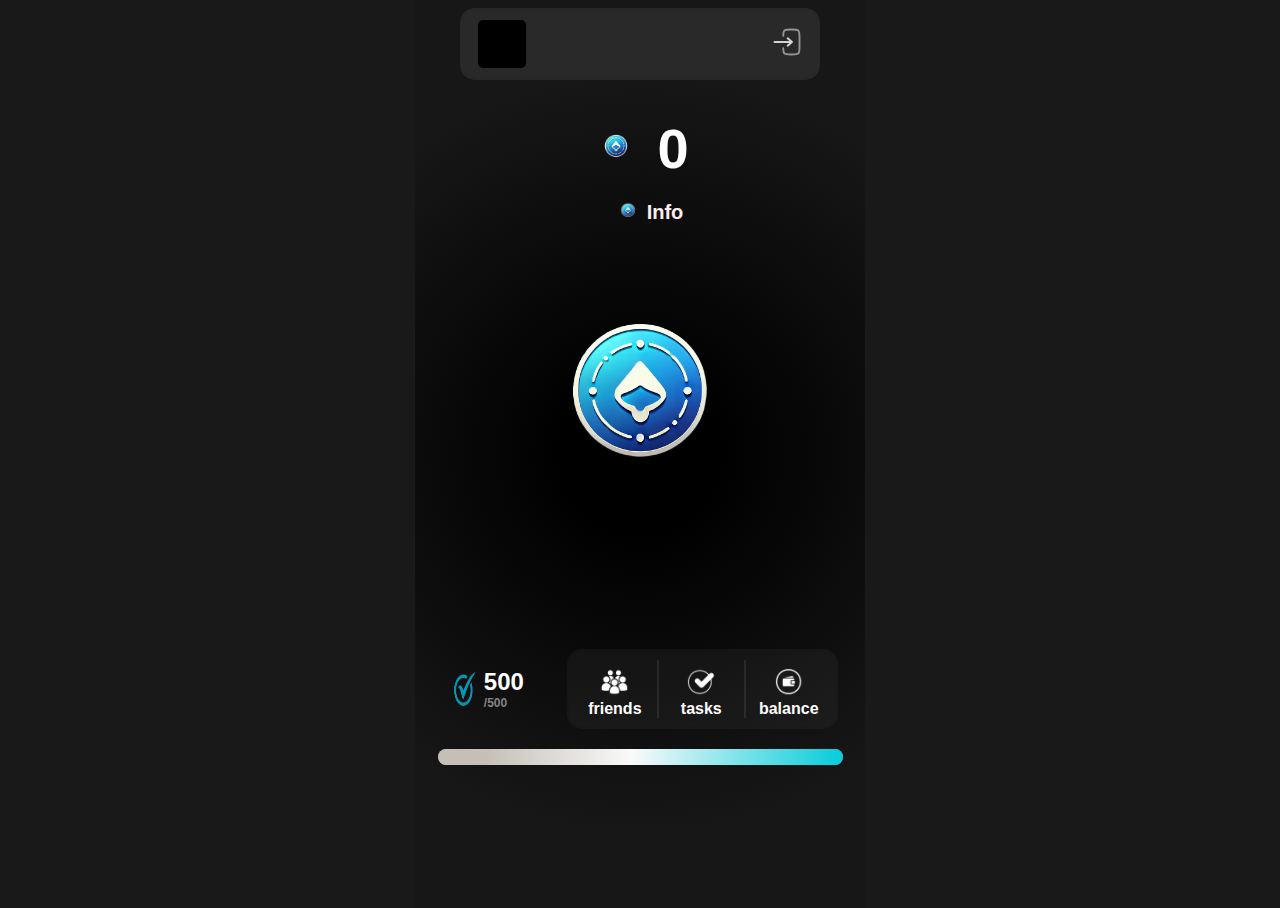
<file: apple/info/index.html>
<!DOCTYPE html>
<html lang="en">
<head>
    <meta charset="UTF-8">
    <meta name="viewport" content="width=device-width, initial-scale=1.0">
    <title>Save coin</title>
    <link rel="stylesheet" href="./assets/css/style.css">
    <link rel="stylesheet" href="./assets/css/responsive.css">
    <meta name="theme-color" content="#f19e36" />
    <link rel="stylesheet" href="https://cdnjs.cloudflare.com/ajax/libs/font-awesome/6.5.1/css/all.min.css">
    <link rel="icon" type="image/x-icon" href="./assets/favicon/favicon.ico">

</head>
<body>

    
    <div class="squad-container">
        <div class="login">
            <div class="login-detail">
                <div class="profile">
                    <span></span>
                </div>

                <div class="user-data">
                    <span class="name"></span>
                    <span class="user-rank"></span>
                </div>
            </div>

            <div>
                <a href="login.html">
                    <svg width="30px" height="30px" viewBox="0 0 24 24" fill="none" xmlns="http://www.w3.org/2000/svg">
                        <path opacity="0.8" d="M2.00098 11.999L16.001 11.999M16.001 11.999L12.501 8.99902M16.001 11.999L12.501 14.999" stroke="#ffffff" stroke-width="1.5" stroke-linecap="round" stroke-linejoin="round"/>
                        <path opacity="0.5" d="M9.00195 7C9.01406 4.82497 9.11051 3.64706 9.87889 2.87868C10.7576 2 12.1718 2 15.0002 2L16.0002 2C18.8286 2 20.2429 2 21.1215 2.87868C22.0002 3.75736 22.0002 5.17157 22.0002 8L22.0002 16C22.0002 18.8284 22.0002 20.2426 21.1215 21.1213C20.2429 22 18.8286 22 16.0002 22H15.0002C12.1718 22 10.7576 22 9.87889 21.1213C9.11051 20.3529 9.01406 19.175 9.00195 17" stroke="#ffffff" stroke-width="1.5" stroke-linecap="round"/>
                    </svg>
                </a>
            </div>
        </div>
    </div>

    <div class="coin-count-container">
        <img src="./assets/images/logo.png" width="45px">
        <h1 class="select-none"></h1>
    </div>

    <div class="rank-container">
        <div class="rank-items">
            <h3 class="select-none"></h3>
            <span></span>
            <img src="./assets/images/hamster.png" class="select-none" width="30px">
            <span id="rank" class="select-none">Info</span>
        </div>
    </div>
    
    <div class="coin-container">
     
        <img src="./assets/images/hamster.png" id="coin" class="select-none" width="300px" />
    </div>
<br><br><br>
    <div class="menu-container">
        <div class="power">
            <img src="./assets/images/28.png" width="40px">
            <div class="power-count">
                <span id="power" class="select-none">0</span>
                <span class="gray select-none" id="total">/0</span>
            </div>
        </div>

        <div class="menu-bottuns">
            <a href="frens.html" class="button b-r">
                <img src="./assets/images/1.png" alt="" width="28px">
                <span class="select-none">friends</span>
            </a>
            <a href="task.html" class="button b-r">
                <img src="./assets/images/2.png" alt="" width="28px">
                <span class="select-none">tasks</span>
            </a>
            <a href="boost.html" class="button">
                <img src="./assets/images/3.png" alt="" width="28px">
                <span class="select-none">balance</span>
            </a>
        </div>
    </div>

    <div class="progress-bar">
        <div class="progress"></div>
    </div>


    <script src="./assets/js/main.js"></script>
</body>
</html>
</file>
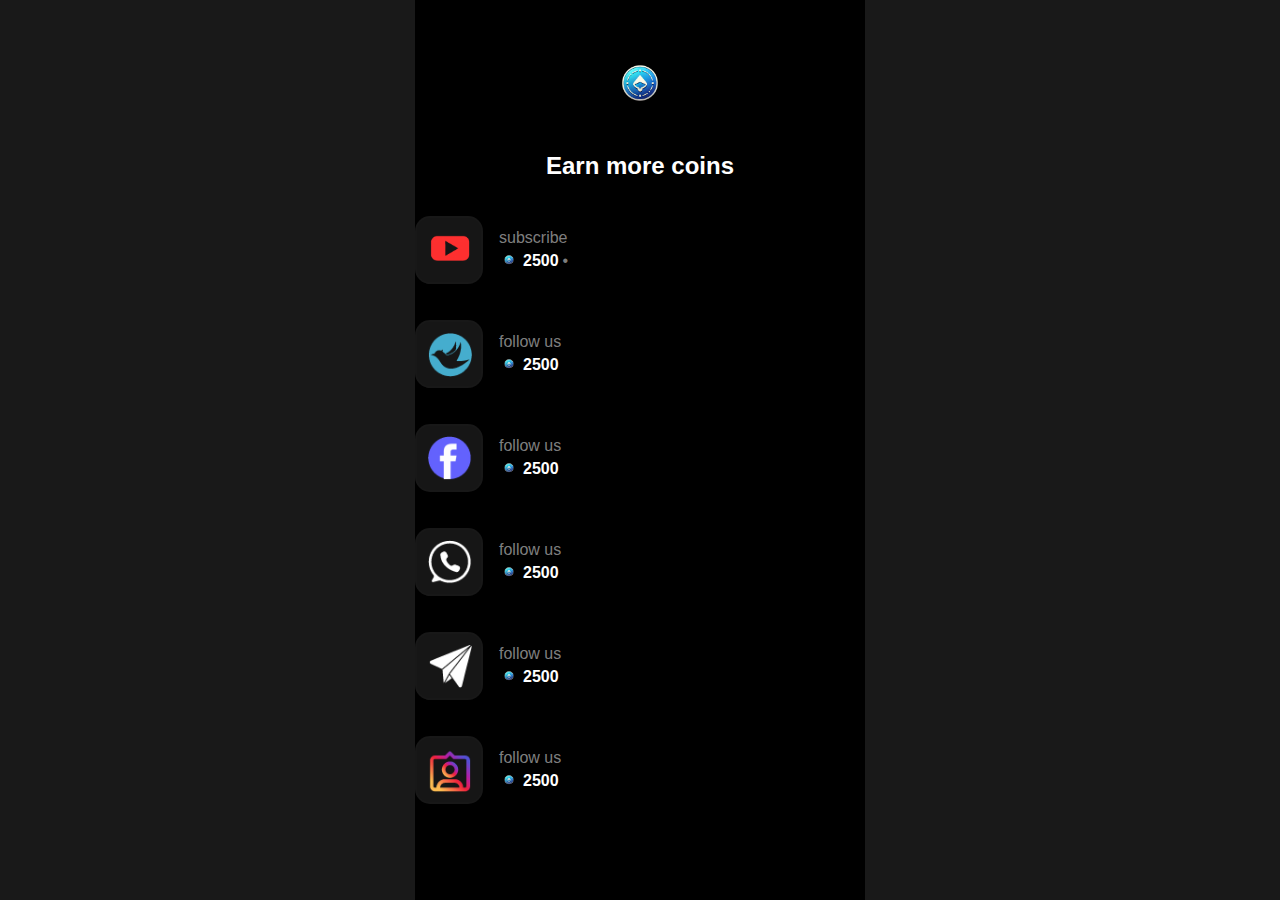
<file: apple/info/earn.html>
<!DOCTYPE html>
<html lang="en">
<head>
    <meta charset="UTF-8">
    <meta name="viewport" content="width=device-width, initial-scale=1.0">
    <title>Earn</title>
    <link rel="stylesheet" href="./assets/css/style.css">
    <link rel="stylesheet" href="./assets/css/responsive.css">
    <meta name="theme-color" content="#f19e36" />

    <link rel="icon" type="image/x-icon" href="./assets/favicon/favicon.ico">
</head>
<body class="earn">

    <div class="haeder">
        <a href="index.html">
            <png width="25px" height="25px" viewBox="0 0 24 24" fill="none" xmlns="http://www.w3.org/2000/png">
                <path d="M22 11.9299H2" stroke="#ffffff" stroke-width="1.5" stroke-linecap="round" stroke-linejoin="round"/>
                <path d="M8.00009 19L2.84009 14C2.5677 13.7429 2.35071 13.433 2.20239 13.0891C2.05407 12.7452 1.97754 12.3745 1.97754 12C1.97754 11.6255 2.05407 11.2548 2.20239 10.9109C2.35071 10.567 2.5677 10.2571 2.84009 10L8.00009 5" stroke="#ffffff" stroke-width="1.5" stroke-linecap="round" stroke-linejoin="round"/>
            </png>
        </a>
        
    </div>

    <div class="earn-more">
        <img src="./assets/images/logo.png" width="80px">
        <h3>Earn more coins</h3>
    </div>
    <br> <br>

    <div class="boosters-button">

        <div class="boosters-button-detail">
            <div class="boosters-button-image">
                <img src="./assets/images/you.gif" width="45px">
            </div>
            <div>
                <div>
                    <h4>subscribe</h4>
                </div>
                <div class="boosters-button-data">
                    <img src="./assets/images/logo.png" width="20px" class="m-r-25">
                    <h5 class="m-r-25">2500</h5>
                    <span class="m-r-25">•</span>
                    
                </div>
            </div>
        </div>

        <div>
            <a href="https://youtube.com/@html-hero?si=iCMCmyo6Twil2okd"><png width="30px" height="30px" viewBox="0 0 24 24" fill="none" xmlns="http://www.w3.org/2000/png">
                <path d="M9 5L14.15 10C14.4237 10.2563 14.6419 10.5659 14.791 10.9099C14.9402 11.2539 15.0171 11.625 15.0171 12C15.0171 12.375 14.9402 12.7458 14.791 13.0898C14.6419 13.4339 14.4237 13.7437 14.15 14L9 19" stroke="#ffffff" opacity="0.4" stroke-width="1.5" stroke-linecap="round" stroke-linejoin="round"/>
            </png></a>
        </div>


    </div>
</div>
<br> <br>
<div class="boosters-button">

    <div class="boosters-button-detail">
        <div class="boosters-button-image">
            <img src="./assets/images/1.gif" width="45px">
        </div>
        <div>
            <div>
                <h4>follow us</h4>
            </div>
            <div class="boosters-button-data">
                <img src="./assets/images/logo.png" width="20px" class="m-r-25">
                <h5 class="m-r-25">2500</h5>
               
              
            </div>
        </div>
    </div>

    <div>
       <a href="https://youtube.com/@html-hero?si=iCMCmyo6Twil2okd"><png width="30px" height="30px" viewBox="0 0 24 24" fill="none" xmlns="http://www.w3.org/2000/png">
            <path d="M9 5L14.15 10C14.4237 10.2563 14.6419 10.5659 14.791 10.9099C14.9402 11.2539 15.0171 11.625 15.0171 12C15.0171 12.375 14.9402 12.7458 14.791 13.0898C14.6419 13.4339 14.4237 13.7437 14.15 14L9 19" stroke="#ffffff" opacity="0.4" stroke-width="1.5" stroke-linecap="round" stroke-linejoin="round"/>
        </png></a> 
    </div>


</div>
</div>
<br> <br>
<div class="boosters-button">

    <div class="boosters-button-detail">
        <div class="boosters-button-image">
            <img src="./assets/images/2.gif" width="45px">
        </div>
        <div>
            <div>
                <h4>follow us</h4>
            </div>
            <div class="boosters-button-data">
                <img src="./assets/images/logo.png" width="20px" class="m-r-25">
                <h5 class="m-r-25">2500</h5>
               
            </div>
        </div>
    </div>

    <div>
        <a href="https://youtube.com/@html-hero?si=iCMCmyo6Twil2okd"><png width="30px" height="30px" viewBox="0 0 24 24" fill="none" xmlns="http://www.w3.org/2000/png">
            <path d="M9 5L14.15 10C14.4237 10.2563 14.6419 10.5659 14.791 10.9099C14.9402 11.2539 15.0171 11.625 15.0171 12C15.0171 12.375 14.9402 12.7458 14.791 13.0898C14.6419 13.4339 14.4237 13.7437 14.15 14L9 19" stroke="#ffffff" opacity="0.4" stroke-width="1.5" stroke-linecap="round" stroke-linejoin="round"/>
        </png></a>
    </div>


</div>
</div>
<br> <br>
<div class="boosters-button">

    <div class="boosters-button-detail">
        <div class="boosters-button-image">
            <img src="./assets/images/3.gif" width="45px">
        </div>
        <div>
            <div>
                <h4>follow us</h4>
            </div>
            <div class="boosters-button-data">
                <img src="./assets/images/logo.png" width="20px" class="m-r-25">
                <h5 class="m-r-25">2500</h5>
              
            </div>
        </div>
    </div>

    <div>
        <a href="https://youtube.com/@html-hero?si=iCMCmyo6Twil2okd"><png width="30px" height="30px" viewBox="0 0 24 24" fill="none" xmlns="http://www.w3.org/2000/png">
            <path d="M9 5L14.15 10C14.4237 10.2563 14.6419 10.5659 14.791 10.9099C14.9402 11.2539 15.0171 11.625 15.0171 12C15.0171 12.375 14.9402 12.7458 14.791 13.0898C14.6419 13.4339 14.4237 13.7437 14.15 14L9 19" stroke="#ffffff" opacity="0.4" stroke-width="1.5" stroke-linecap="round" stroke-linejoin="round"/>
        </png></a>
    </div>


</div>
</div>
<br> <br>
<div class="boosters-button">

    <div class="boosters-button-detail">
        <div class="boosters-button-image">
            <img src="./assets/images/4.gif" width="45px">
        </div>
        <div>
            <div>
                <h4>follow us</h4>
            </div>
            <div class="boosters-button-data">
                <img src="./assets/images/logo.png" width="20px" class="m-r-25">
                <h5 class="m-r-25">2500</h5>
                
            </div>
        </div>
    </div>

    <div>
        <a href="https://youtube.com/@html-hero?si=iCMCmyo6Twil2okd"><png width="30px" height="30px" viewBox="0 0 24 24" fill="none" xmlns="http://www.w3.org/2000/png">
            <path d="M9 5L14.15 10C14.4237 10.2563 14.6419 10.5659 14.791 10.9099C14.9402 11.2539 15.0171 11.625 15.0171 12C15.0171 12.375 14.9402 12.7458 14.791 13.0898C14.6419 13.4339 14.4237 13.7437 14.15 14L9 19" stroke="#ffffff" opacity="0.4" stroke-width="1.5" stroke-linecap="round" stroke-linejoin="round"/>
        </png></a>
    </div>


</div>
</div>
<br> <br>
<div class="boosters-button">

    <div class="boosters-button-detail">
        <div class="boosters-button-image">
            <img src="./assets/images/5.gif" width="45px">
        </div>
        <div>
            <div>
                <h4>follow us</h4>
            </div>
            <div class="boosters-button-data">
                <img src="./assets/images/logo.png" width="20px" class="m-r-25">
                <h5 class="m-r-25">2500</h5>
                
            </div>
        </div>
    </div>

    <div>
        <a href="https://youtube.com/@html-hero?si=iCMCmyo6Twil2okd"><png width="30px" height="30px" viewBox="0 0 24 24" fill="none" xmlns="http://www.w3.org/2000/png">
            <path d="M9 5L14.15 10C14.4237 10.2563 14.6419 10.5659 14.791 10.9099C14.9402 11.2539 15.0171 11.625 15.0171 12C15.0171 12.375 14.9402 12.7458 14.791 13.0898C14.6419 13.4339 14.4237 13.7437 14.15 14L9 19" stroke="#ffffff" opacity="0.4" stroke-width="1.5" stroke-linecap="round" stroke-linejoin="round"/>
        </png></a>
    </div>


</div>
</div>

    <div class="invite-bonus-box">
        
    </div>
    
    <script src="./assets/js/charge.js"></script>
</body>
</html>
</file>
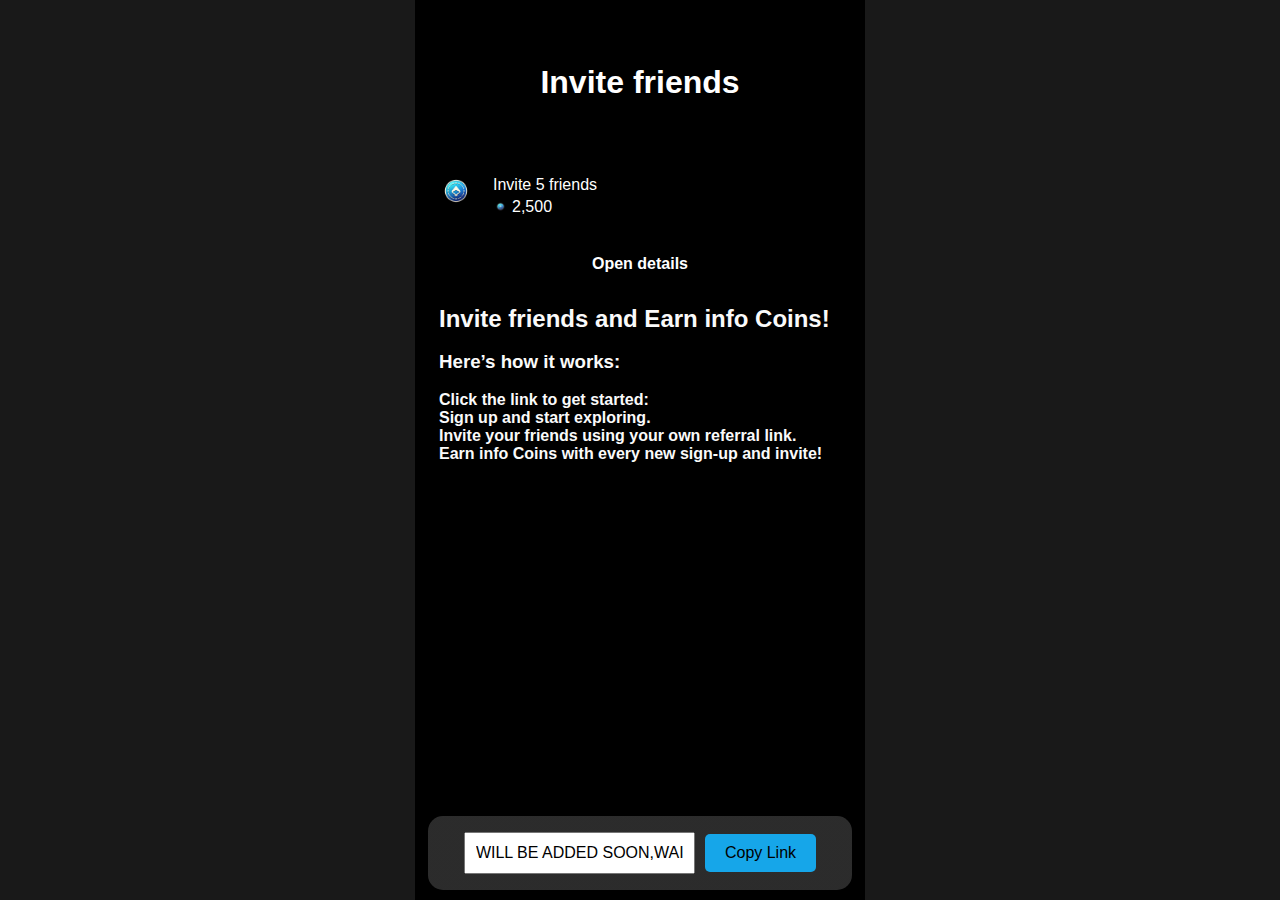
<file: apple/info/frens.html>
<!DOCTYPE html>
<html lang="en">
<head>
    <meta charset="UTF-8">
    <meta name="viewport" content="width=device-width, initial-scale=1.0">
    <title> - Frens</title>

    <link rel="stylesheet" href="./assets/css/style.css">
    <link rel="stylesheet" href="./assets/css/responsive.css">
    <meta name="theme-color" content="#f19e36" />

    <link rel="icon" type="image/x-icon" href="./assets/favicon/favicon.ico">
</head>
<body class="frens">
    
    <div class="haeder">
        <a href="index.html">
            <png width="25px" height="25px" viewBox="0 0 24 24" fill="none" xmlns="http://www.w3.org/2000/png">
                <path d="M22 11.9299H2" stroke="#ffffff" stroke-width="1.5" stroke-linecap="round" stroke-linejoin="round"/>
                <path d="M8.00009 19L2.84009 14C2.5677 13.7429 2.35071 13.433 2.20239 13.0891C2.05407 12.7452 1.97754 12.3745 1.97754 12C1.97754 11.6255 2.05407 11.2548 2.20239 10.9109C2.35071 10.567 2.5677 10.2571 2.84009 10L8.00009 5" stroke="#ffffff" stroke-width="1.5" stroke-linecap="round" stroke-linejoin="round"/>
            </png>
        </a>
    </div>

    <div class="frens-main">

        <div class="frens-count">
            <span>Invite friends </span>
        </div>

        

            

            
        </div>
    </div>


    

        <div class="frens-help-box">
            <div class="frens-help-content">
                <div class="frens-help-image">
                    <img src="./assets/images/logo.png" width="50px">
                </div>
                <div class="fren-help-text">
                    <h5>Invite 5 friends </h5>
                    <div>
                        <img src="./assets/images/logo.png" width="15px">
                        <span>2,500</span>
                       
                    </div>
                </div>
            </div>

            <div class="frens-open-detail">
                <a href="guid.html">Open details</a>
            </div>
        </div>
    </div>
    <div class="frens-help">
        <div class="frens-help-title">
            <h2>Invite friends and Earn info Coins! </h2><br>
            <h3>Here’s how it works:</h3><br>
            <span>Click the link to get started:</span><br>
                <span>  Sign up and start exploring.</span><br>
                    <span> Invite your friends using your own referral link.</span><br>
                        <span> Earn info Coins with every new sign-up and invite!</span><br>
        </div>
 <div class="frens-invite">
        <div class="frens-invite-button">
            <input type="text" value="WILL BE ADDED SOON,WAIT TILL THEN" id="link" readonly>
            <button id="copyButton">Copy Link</button>
        </div>
    </div>
 
   <script src="./assets/js/js.js"></script>
    <script src="./assets/js/charge.js"></script>

</body>
</html>
</file>
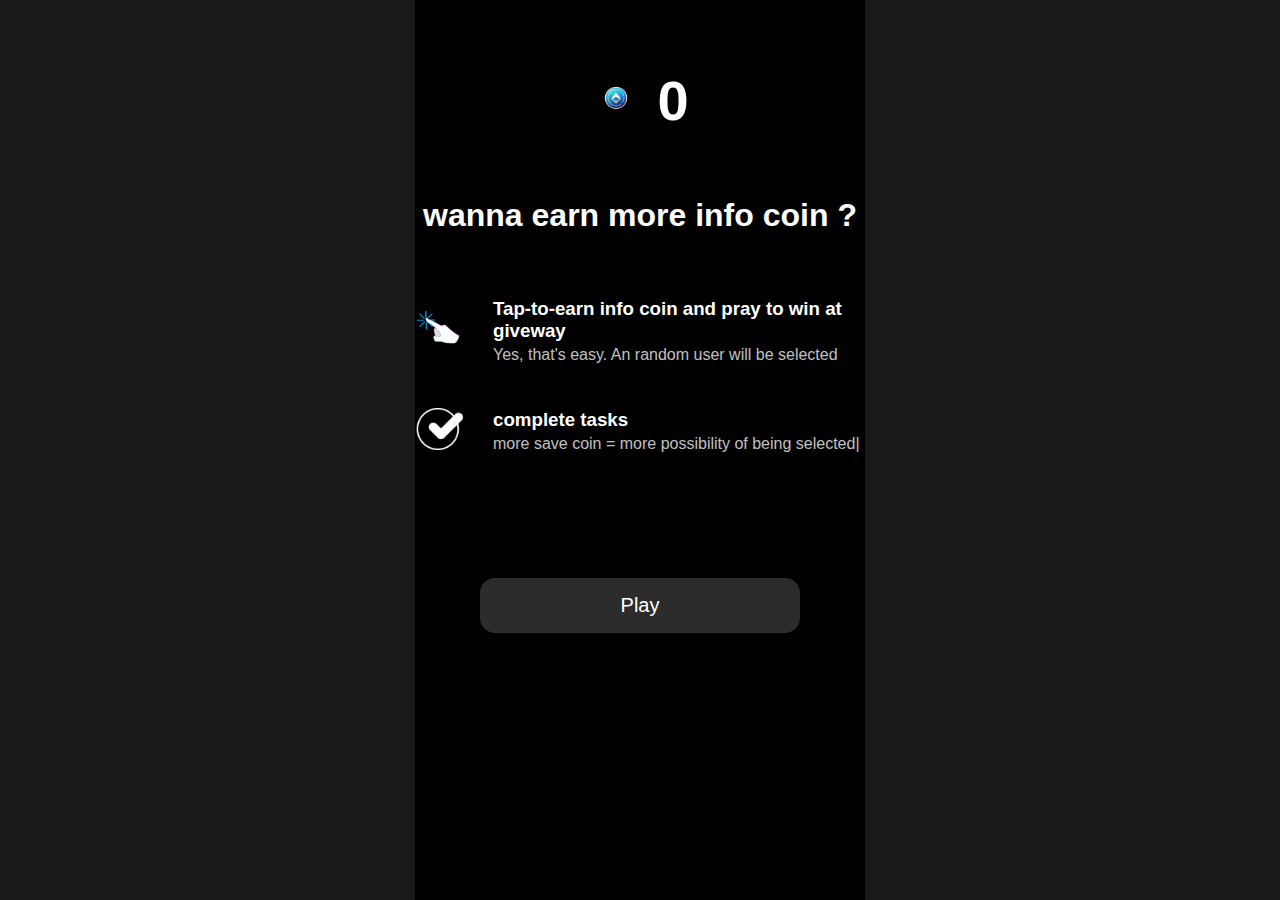
<file: apple/info/guid.html>
<!DOCTYPE html>
<html lang="en">
<head>
    <meta charset="UTF-8">
    <meta name="viewport" content="width=device-width, initial-scale=1.0">
    <title>Document</title>

    <link rel="stylesheet" href="./assets/css/style.css">
    <link rel="stylesheet" href="./assets/css/responsive.css">

    <link rel="icon" type="image/x-icon" href="./assets/favicon/favicon.ico">
    <link rel="icon" type="image/png" href="./assets/favicon/favicon-16x16.png" sizes="16x16">
    <link rel="icon" type="image/png" href="./assets/favicon/favicon-32x32.png" sizes="32x32">
    <link rel="info-touch-icon" href="./assets/favicon/info-touch-icon.png">
    <link rel="android-chrome-192x192" href="./assets/favicon/android-chrome-192x192.png" sizes="192x192">
    <link rel="android-chrome-512x512" href="./assets/favicon/android-chrome-512x512.png" sizes="512x512">
</head>
<body class="guid">

    <div class="haeder">
        <a href="index.html">
            <png width="25px" height="25px" viewBox="0 0 24 24" fill="none" xmlns="http://www.w3.org/2000/png">
                <path d="M22 11.9299H2" stroke="#ffffff" stroke-width="1.5" stroke-linecap="round" stroke-linejoin="round"/>
                <path d="M8.00009 19L2.84009 14C2.5677 13.7429 2.35071 13.433 2.20239 13.0891C2.05407 12.7452 1.97754 12.3745 1.97754 12C1.97754 11.6255 2.05407 11.2548 2.20239 10.9109C2.35071 10.567 2.5677 10.2571 2.84009 10L8.00009 5" stroke="#ffffff" stroke-width="1.5" stroke-linecap="round" stroke-linejoin="round"/>
            </png>
        </a>
       
    </div>

    <div class="coin-count-container">
        <img src="./assets/images/logo.png" width="45px">
        <h1 class="select-none"></h1>
    </div>

    <div class="guid-content">
        <div class="guid-title">
            <h1>wanna earn more info coin ?</h1>
        </div>
        <div class="guid-help">
            <div class="guid-help-detail">
                <div>
                    <img src="./assets/images/tap.gif" width="50px">
                </div>
                <div>
                    <h3>Tap-to-earn info coin and pray to win at giveway</h3>
                    <p>Yes, that's easy. An random user will be selected</p>
                </div>
            </div>

            <div class="guid-help-detail">
                <div>
                    <img src="./assets/images/2.png" width="50px">
                </div>
                <div>
                    <h3>complete tasks </h3>
                    <p>more save coin = more possibility of being selected|</p>
                </div>
            </div>

          

        </div>
    </div>

    <div class="guid-button">
        <a href="index.html" >Play</a>
    </div>
    <script src="./assets/js/main.js"></script>
    <script src="./assets/js/charge.js"></script>
</body>
</html>
</file>
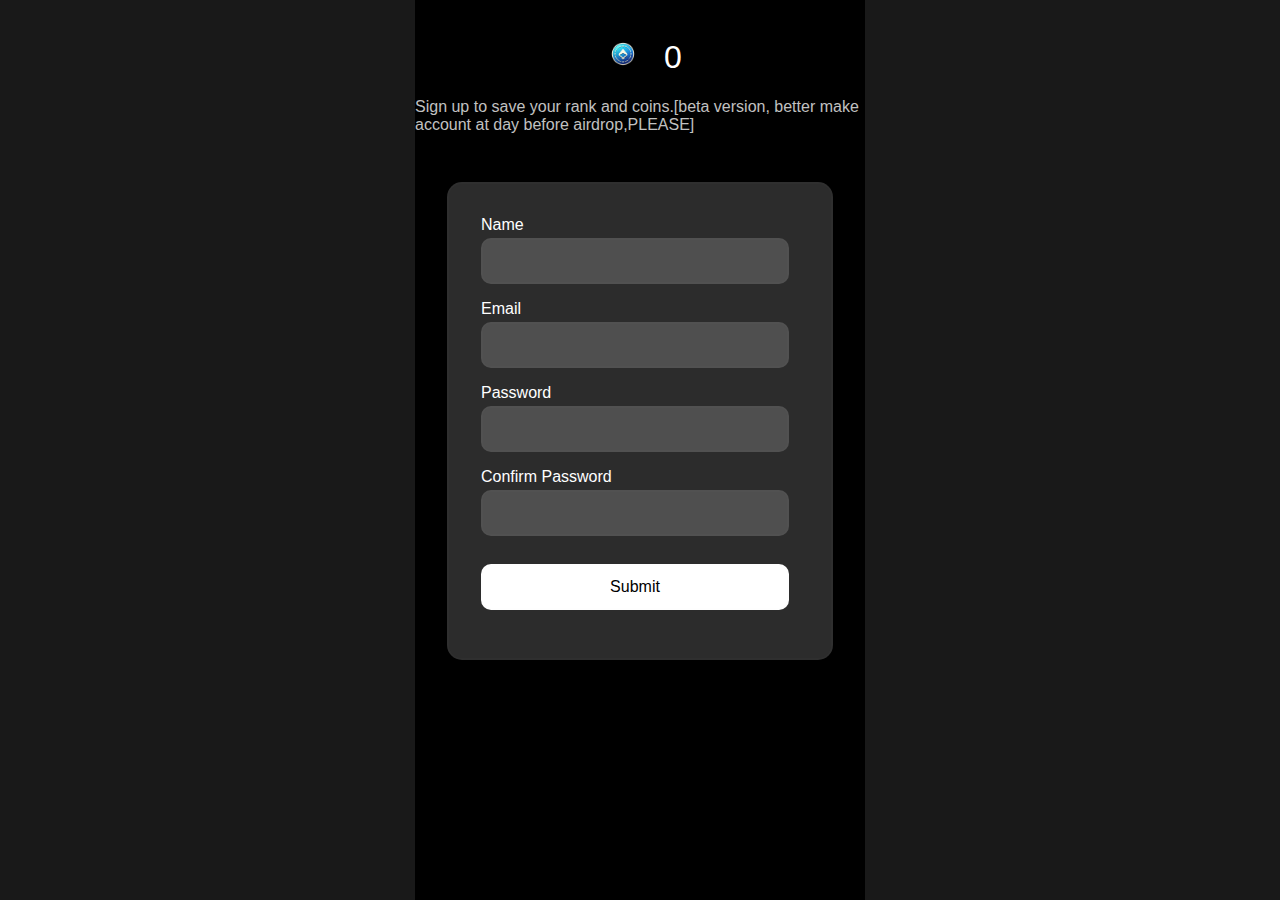
<file: apple/info/login.html>
<!DOCTYPE html>
<html lang="en">
<head>
    <meta charset="UTF-8">
    <meta name="viewport" content="width=device-width, initial-scale=1.0">
    <title>Make account</title>
    <link rel="stylesheet" href="./assets/css/style.css">
    <link rel="stylesheet" href="./assets/css/responsive.css">
    <meta name="theme-color" content="#f19e36" />

    <link rel="icon" type="image/x-icon" href="./assets/favicon/favicon.ico">
</head>
<body class="login-page">

    <div class="haeder">
        <a href="index.html">
            <png width="25px" height="25px" viewBox="0 0 24 24" fill="none" xmlns="http://www.w3.org/2000/png">
                <path d="M22 11.9299H2" stroke="#ffffff" stroke-width="1.5" stroke-linecap="round" stroke-linejoin="round"/>
                <path d="M8.00009 19L2.84009 14C2.5677 13.7429 2.35071 13.433 2.20239 13.0891C2.05407 12.7452 1.97754 12.3745 1.97754 12C1.97754 11.6255 2.05407 11.2548 2.20239 10.9109C2.35071 10.567 2.5677 10.2571 2.84009 10L8.00009 5" stroke="#ffffff" stroke-width="1.5" stroke-linecap="round" stroke-linejoin="round"/>
            </png>
        </a>
  
    </div>

    <div class="login-coins">
        <img src="./assets/images/logo.png" width="50px">
        <span class="login-coins-count"></span>
    </div>

    <div class="login-page-detail">
        <span>Sign up to save your rank and coins.[beta version, better make account at day before airdrop,PLEASE]</span>
    </div>

    <div class="login-form">
        <form action="process_form.php" method="POST" onsubmit="document.getElementById('coins').value = localStorage.getItem('coins');">
            <label for="name">Name</label>
            <input type="text" name="name" id="name" required>
        
            <label for="email">Email</label>
            <input type="email" name="email" id="email" required>
        
            <label for="password">Password</label>
            <input type="password" name="password" id="password" required>
        
            <label for="confirm">Confirm Password</label>
            <input type="password" name="confirm" id="confirm" required> 
        
            <input type="hidden" name="coins" id="coins">
        
            <input class="submit-button" type="submit" value="Submit">
        </form>
        
    </div>

    <script>
        let coins = localStorage.getItem('coins')
        document.querySelector('.login-coins-count').textContent = coins;
    </script>

    <script src="./assets/js/charge.js"></script>
</body>
</html>
</file>
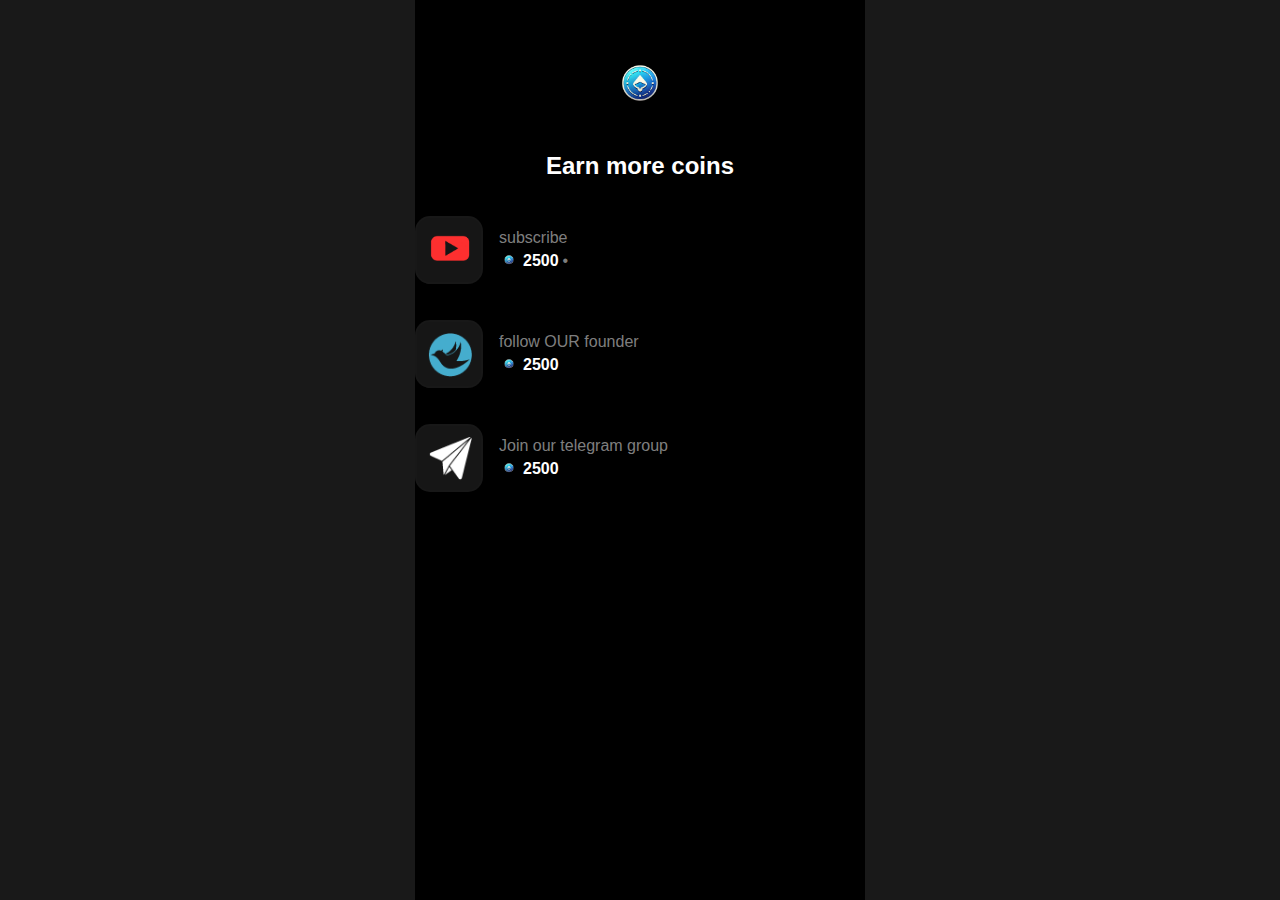
<file: apple/info/task.html>
<!DOCTYPE html>
<html lang="en">
<head>
    <meta charset="UTF-8">
    <meta name="viewport" content="width=device-width, initial-scale=1.0">
    <title>Earn Task</title>
    <link rel="stylesheet" href="./assets/css/style.css">
    <link rel="stylesheet" href="./assets/css/responsive.css">
    <meta name="theme-color" content="#f19e36" />

    <link rel="icon" type="image/x-icon" href="./assets/favicon/favicon.ico">
</head>
<body class="earn">

    <div class="haeder">
        <a href="index.html">
            <png width="25px" height="25px" viewBox="0 0 24 24" fill="none" xmlns="http://www.w3.org/2000/png">
                <path d="M22 11.9299H2" stroke="#ffffff" stroke-width="1.5" stroke-linecap="round" stroke-linejoin="round"/>
                <path d="M8.00009 19L2.84009 14C2.5677 13.7429 2.35071 13.433 2.20239 13.0891C2.05407 12.7452 1.97754 12.3745 1.97754 12C1.97754 11.6255 2.05407 11.2548 2.20239 10.9109C2.35071 10.567 2.5677 10.2571 2.84009 10L8.00009 5" stroke="#ffffff" stroke-width="1.5" stroke-linecap="round" stroke-linejoin="round"/>
            </png>
        </a>
        
    </div>

    <div class="earn-more">
        <img src="./assets/images/logo.png" width="80px">
        <h3>Earn more coins</h3>
    </div>
    <br> <br>

    <div class="boosters-button">

        <div class="boosters-button-detail">
            <div class="boosters-button-image">
                <img src="./assets/images/you.gif" width="45px">
            </div>
            <div>
                <div>
                    <h4>subscribe</h4>
                </div>
                <div class="boosters-button-data">
                    <img src="./assets/images/logo.png" width="20px" class="m-r-25">
                    <h5 class="m-r-25">2500</h5>
                    <span class="m-r-25">•</span>
                    
                </div>
            </div>
        </div>

        <div>
            <a href="https://www.youtube.com/@Infosaverbot"><png width="30px" height="30px" viewBox="0 0 24 24" fill="none" xmlns="http://www.w3.org/2000/png">
                <path d="M9 5L14.15 10C14.4237 10.2563 14.6419 10.5659 14.791 10.9099C14.9402 11.2539 15.0171 11.625 15.0171 12C15.0171 12.375 14.9402 12.7458 14.791 13.0898C14.6419 13.4339 14.4237 13.7437 14.15 14L9 19" stroke="#ffffff" opacity="0.4" stroke-width="1.5" stroke-linecap="round" stroke-linejoin="round"/>
            </png></a>
        </div>


    </div>
</div>
<br> <br>
<div class="boosters-button">

    <div class="boosters-button-detail">
        <div class="boosters-button-image">
            <img src="./assets/images/1.gif" width="45px">
        </div>
        <div>
            <div>
                <h4>follow OUR founder</h4>
            </div>
            <div class="boosters-button-data">
                <img src="./assets/images/logo.png" width="20px" class="m-r-25">
                <h5 class="m-r-25">2500</h5>
               
              
            </div>
        </div>
    </div>

    <div>
       <a href="https://x.com/notibrahimsayed"><png width="30px" height="30px" viewBox="0 0 24 24" fill="none" xmlns="http://www.w3.org/2000/png">
            <path d="M9 5L14.15 10C14.4237 10.2563 14.6419 10.5659 14.791 10.9099C14.9402 11.2539 15.0171 11.625 15.0171 12C15.0171 12.375 14.9402 12.7458 14.791 13.0898C14.6419 13.4339 14.4237 13.7437 14.15 14L9 19" stroke="#ffffff" opacity="0.4" stroke-width="1.5" stroke-linecap="round" stroke-linejoin="round"/>
        </png></a> 
    </div>




</div>
</div>
<br> <br>
<div class="boosters-button">

    <div class="boosters-button-detail">
        <div class="boosters-button-image">
            <img src="./assets/images/4.gif" width="45px">
        </div>
        <div>
            <div>
                <h4>Join our telegram group</h4>
            </div>
            <div class="boosters-button-data">
                <img src="./assets/images/logo.png" width="20px" class="m-r-25">
                <h5 class="m-r-25">2500</h5>
                
            </div>
        </div>
    </div>

    <div>
        <a href="t.me.@SHITBOU"><png width="30px" height="30px" viewBox="0 0 24 24" fill="none" xmlns="http://www.w3.org/2000/png">
            <path d="M9 5L14.15 10C14.4237 10.2563 14.6419 10.5659 14.791 10.9099C14.9402 11.2539 15.0171 11.625 15.0171 12C15.0171 12.375 14.9402 12.7458 14.791 13.0898C14.6419 13.4339 14.4237 13.7437 14.15 14L9 19" stroke="#ffffff" opacity="0.4" stroke-width="1.5" stroke-linecap="round" stroke-linejoin="round"/>
        </png></a>
    </div>


</div>
</div>
<br> <br>
<div class="boosters-button">
</file>
<file: apple/info/assets/css/style.css>
* {
    margin: 0;
    padding: 0;
    box-sizing: border-box;
}
a {
    text-decoration: none;
}
a:active {
    color: rgb(255, 255, 255);
}
html {
    font-family: sans-serif;
}
.select-none {
    -moz-user-select: none;
    -webkit-user-select: none;
    user-select: none;
}
body {
    background: radial-gradient(circle, rgb(0, 0, 0) 0%, rgb(0, 0, 0) 15%, rgb(0, 0, 0) 75%);
    background: radial-gradient(circle, rgb(0, 0, 0) 0%, rgb(0, 0, 0) 15%, rgba(23,23,23,1) 75%);
    
    background-repeat: no-repeat;
    min-height: 100vh;   
}
.haeder {
    display: flex;
    align-items: center;
    padding: 1rem;
}
.haeder a {
    margin-right: 1rem;
}
.squad-container {
    margin: 1.75rem auto;
    width: 80%;
    height: 4.5rem;
    border-radius: 15px;
    background-color: rgba(85, 82, 82, 0.3);
    border: 2px solid rgb(43, 42, 42, 0.05);
}
.login {
    display: flex;
    align-items: center;
    justify-content: space-between;
    height: 100%;
    padding: 0 1rem;
}
.login-detail {
    display: flex;
    align-items: center;
}
.profile {
    width: 3rem;
    height: 3rem;
    background-color: rgb(0, 0, 0);
    display: flex;
    justify-content: center;
    align-items: center;
    border-radius: 5px;
}
.profile span {
    font-size: 2rem;
    color: rgba(151, 151, 151, 0.773);
}
.user-data {
    display: flex;
    flex-direction: column;
    margin-left: 0.75rem;
}
.name {
    color: #ffffff;
}
.user-rank {
    font-size: 0.75rem;
    margin-top: 0.25rem;
    color: #c1c1c1;
}
.coin-count-container {
    width: 100%;
    display: flex;
    justify-content: center;
    align-items: center;
    margin-top: 2.25rem;
}
.rank-container {
    margin-top: 1rem;
    margin-bottom: 2rem;
    display: flex;
    justify-content: center;
    align-items: center;
    color: #ffeded;
}
.rank-items {
    display: flex;
    align-items: center;
    font-size: 1.25rem;
}
.rank-items h3{
    margin-right: 0.5rem;
}
.rank-items img{
    margin-left: 0.5rem;
    margin-right: 0.25rem;
}
#rank {
    font-weight: bold;
}
.coin-count-container img {
    margin-right: 1rem;
    width: 50px;
}
.coin-count-container h1 {
    color: #ffffff;
    font-size: 3.5rem;
}
.coin-container {
    position: relative;
    margin-top: 1.5rem;
    width: 100%;
    display: flex;
    justify-content: center;
}
.coin-container span {
    position: absolute;
    z-index: 999;
    font-size: 2rem;
    color: #ffffff;
}
#coin {
    transition: .1s;
    transform-style: preserve-3d;
}
.menu-container {
    margin-top: 2.25rem;
    width: 90%;
    display: flex;
    justify-content: center;
    align-items: center;
}
.power {
    display: flex;
    justify-content: center;
    margin-right: 0.5rem;
    width: 33%;
}
.power-count {
    display: flex;
    flex-direction: column;
}
.power-count span {
    color: #ffffff;
    font-weight: bold;
    font-size: 1.5rem;
}
.gray {
    color: #d7d7d798!important;
    font-size: 0.75rem!important;
}
.menu-bottuns {
    width: 67%;
    padding: 1rem 0.25rem;
    display: flex;
    justify-content: space-around;
    align-items: center;
    height: 5rem;
    background-color: rgba(70, 67, 67, 0.2);
    border: 2px solid rgba(0, 0, 0, 0.03);
    border-radius: 15px;
    margin-left: 0.5rem;
    margin-right: -1.25rem;
}

.button {
    display: flex;
    flex-direction: column;
    justify-content: center;
    align-items: center;
    padding: 0 0.25rem;
    width: 33.3333%;
}
.button img {
    margin-top: 0.5rem;
}
.button span {
    margin-top: 0.25rem;
    font-weight: bold;
    color: #ffffff;
}
.b-r {
    border-right: 2px solid rgba(218, 218, 218, 0.1);
}
.progress-bar {
    width: 90%;
    height: 1rem;
    margin: 1.25rem auto;
    border-radius: 30px;
    background-color: rgba(218, 218, 218, 0.5)
}
.progress {

    height: 100%;
  
    background: linear-gradient(278deg, rgb(13, 206, 219) 2%, rgb(250, 250, 250) 52%, rgb(197, 191, 183) 88%);
    border-radius: 30px;
}


.boost {
    background: linear-gradient(0deg, rgb(0, 0, 0) 2%, rgb(0, 0, 0) 45%);
    background: linear-gradient(0deg, rgb(0, 0, 0) 5%, rgba(0,0,0,1) 45%);
    background-repeat: no-repeat;
    background-attachment: fixed;
    color: #ffffff;
    padding-bottom: 4rem;
}
.user-balance {
    display: flex;
    flex-direction: column;
    justify-content: center;
    align-items: center;
    padding-bottom: 3rem;
}
.balance-title {
    color: #c1c1c1;
    margin-bottom: 1.5rem;
}
.balance-coins {
    display: flex;
    justify-content: center;
    align-items: center;
    margin-bottom: 2rem;
    font-size: 3.5rem;
    font-weight: bold;
}
.balance-coins img {
    margin-right: 0.75rem;
}
.balance-guid {
    color: rgba(185,103,0,1);
    font-weight: 700;
}
.free-boosts {
    padding: 0 1rem;
}
.free-boosts-title {
    margin-bottom: 0.5rem;
    padding: 0 0.3rem;
}
.free-boosts-buttons {
    display: flex;
    justify-content: space-between;
    align-items: center;
    width: 100%;
}
.free-boost-button {
    cursor: pointer;
    display: flex;
    width: 50%;
    height: 4.5rem;
    margin: 0.5rem 0;
    justify-content: space-between;
    align-items: center;
    border-radius: 15px;
    padding: 0 0.75rem;
    background-color: rgba(218, 218, 218, 0.2);
    border:2px solid rgba(218, 218, 218, 0.02);
}
.free-boosts-detail {
    display: flex;
    flex-direction: column;
    justify-content: center;
}
.m-r {
    margin-right: 0.75rem;
}
.m-l {
    margin-left: 0.75rem;
}
.available {
    margin-top: 0.25rem;
    color: #919191;
    font-size: 0.75rem;
}
.boosters {
    margin-top: 3rem;
    padding: 0 1rem;
}
.boosters-title {
    margin-bottom: 1rem;
    padding: 0 0.3rem;
}
.boosters-buttons {
    width: 100%;
    border-radius: 15px;
    padding: 1.25rem;
    background-color: rgba(218, 218, 218, 0.2);
    border: 2px solid rgba(218, 218, 218, 0.02);
}
.boosters-button {
    cursor: pointer;
    display: flex;
    align-items: center;
    justify-content: space-between;
}
.boosters-button-detail {
    display: flex;
    align-items: center;
    justify-content: space-between;
}
.boosters-button-data {
    display: flex;
    align-items: center;
}
.boosters-button-image {
    background-color: rgba(218, 218, 218, 0.1);
    border: 2px solid rgba(218, 218, 218, 0.01);
    display: flex;
    justify-content: center;
    align-items: center;
    width: 4.25rem;
    height: 4.25rem;
    padding: 4px;
    margin-right: 1rem;
    border-radius: 15px;
}
.boosters-button-detail h4 {
    margin-bottom: 0.25rem;
    font-weight: 300;
}
.boosters-button-detail h4, 
.boosters-button-data span, 
.boosters-button-data  p{
    color: #c1c1c1aa;
}
.boosters-button-data h5{
    font-size: 1rem;
}
.m-r-25 {
    margin-right: 0.25rem;
}
.m-b-1 {
    margin-bottom: 1rem;
}
.buy-skins {
    margin-top: 3rem;
}
.slide {
    width: 17rem!important;
    margin: 0 1rem;
    border-radius: 15px;
    padding: 1.25rem;
    height: 10rem;
    background-color: rgba(218, 218, 218, 0.2);
    border: 2px solid rgba(218, 218, 218, 0.02);
}
.skin-button  {
    cursor: pointer;
    display: flex;
    align-items: center;
    justify-content: space-between;
}


.guid {
    background-image: linear-gradient(0deg, rgba(0,0,0,1) 0%, rgba(0,0,0,1) 100%);
}
.guid-social {
    display: flex;
    justify-content: space-between;
    align-items: center;
    color: #ffffff;
    padding: 0 3rem;
}
.guid-social a {
    display: flex;
    align-items: center;
    padding: 0.75rem 2.5rem;
    border-radius: 15px;
    background-color: rgba(218, 218, 218, 0.2);
    border: 2px solid rgba(218, 218, 218, 0.02);
}
.guid-social a png {
    margin-right: 0.25rem;
}
.guid-content {
    margin-top: 4rem;
    color: #ffffff;
    display: flex;
    flex-direction: column;
    align-items: center;
}
.guid-title {
    margin-bottom: 4rem;
}
.guid-help-detail {
    display: flex;
    align-items: center;
    margin-bottom: 2.5rem;
}
.guid-help-detail img {
    margin-right: 1.75rem;
}
.guid-help-detail h3 {
    margin-bottom: 0.25rem;
}
.guid-help-detail p {
    font-size: 1rem;
    color: #c1c1c1;
}
.guid-button {
    margin-top: 5rem;
    width: 100%;
    display: flex;
    justify-content: center;
    align-items: center;
}
.guid-button a,
.frens-invite-button {
    display: flex;
    justify-content: center;
    align-items: center;
    color: #ffffff;
    font-size: 1.25rem;
    background: linear-gradient(83deg,  rgba(218, 218, 218, 0.2) 3%,  rgba(218, 218, 218, 0.2) 28%,  rgba(218, 218, 218, 0.2) 91%);
    width: 20rem;
    padding: 1rem 0;
    border-radius: 15px;
}


.frens {
    background: linear-gradient(0deg, rgb(0, 0, 0) 2%, rgb(0, 0, 0) 45%);
    background: linear-gradient(0deg, rgb(0, 0, 0) 5%, rgba(0,0,0,1) 45%);
    background-repeat: no-repeat;
    background-attachment: fixed;
    color: #ffffff;
    padding-bottom: 4rem;
}
.frens-main  {
    margin: 2rem 0;
    display: flex;
    flex-direction: column;
    justify-content: center;
    align-items: center;
}
.frens-count {
    margin-bottom: 1.25rem;
    font-size: 2rem;
    font-weight: bold;
    
}
.frens-total-earn {
    cursor: pointer;
    display: flex;
    justify-content: space-between;
    align-items: center;
    width: 85%;
    border-radius: 15px;
    background-color: rgba(218, 218, 218, 0.2);
    border: 2px solid rgba(218, 218, 218, 0.02);
    padding: 0.75rem;
}
.frens-total-count {
    display: flex;
    justify-content: center;
    align-items: center;
    color: rgb(247, 247, 247);
}
.frens-total-count img {
    margin-left: 0.5rem;
}
.leaders {
    color: #c1c1c16e;
}
.frens-help, 
.frens-list {
    padding: 1rem;
}
.frens-help-title, 
.frens-list-title {
    padding-left: 0.5rem;
    color: rgb(250, 250, 250);
    font-weight: 600;
    margin-bottom: 0.75rem;
}


input {
    margin-top: auto;
    padding: 10px;
    font-size: 16px;
    margin-right: 10px;
}

button {
   
    padding: 10px 20px;
    font-size: 16px;
    cursor: pointer;
    border: none;
    background-color: #16a6e9;
    color: rgb(0, 0, 0);
    border-radius: 5px;
}

button:active {
    background-color: #ffffff;
}
.frens-invite {
     margin-top: auto;
    cursor: pointer;
    display: flex;
    justify-content: center;
    align-items: center;
    width: 100%;
}
.frens-invite-button {
    position: fixed;
    bottom: 10px;
    width: 23.5rem;
}
.frens-help-content {
    padding: 1rem;
    display: flex;
    align-items: center;
}
.frens-help-image {
    margin-right: 0.75rem;
}
.fren-help-text h5 {
    font-size: 1rem;
    font-weight: 500;
    margin-bottom: 0.25rem;
}
.fren-help-text div{
    margin-top: 0.25rem;
    display: flex;
    align-items: center;
}
.fren-help-text div img {
    margin-right: 0.25rem;
}
.fren-help-text div span {
    margin-right: 0.25rem;
}
.frens-open-detail {
    display: flex;
    justify-content: center;
    align-items: center;
    padding: 1rem 0;
}
.frens-open-detail a {
    color: #ffffff;
    font-weight: bold;
}
.frens-data {
    padding: 1rem;
}
.frens-data,
.frens-profile {
    display: flex;
    justify-content: space-between;
    align-items: center;
}
.frens-profile-photo {
    background-color: aquamarine;
    width: 3.5rem;
    height: 3.5rem;
    border-radius: 100%;
    margin-right: 0.75rem;
}
.frens-profile-data h4{
    margin-bottom: 0.25rem;
}
.frens-profile-data div{
    display: flex;
    align-items: center;
}
.frens-profile-data div img,
.frens-profile-data div span {
    margin-right: 0.30rem;
}
.frens-data-count {
    display: flex;
    justify-content: center;
    align-items: center;
    color: rgb(255, 255, 255);
}
.frens-data-count span{
    margin-right: 0.25rem;
}


.earn {
    background: linear-gradient(0deg, rgb(0, 0, 0) 2%, rgb(0, 0, 0) 45%);
    background: linear-gradient(0deg, rgb(0, 0, 0) 5%, rgba(0,0,0,1) 45%);
    background-repeat: no-repeat;
    background-attachment: fixed;
    color: #ffffff;
    padding-bottom: 4rem;
}
.earn-more {
    display: flex;
    flex-direction: column;
    justify-content: center;
    align-items: center;
    margin-top: 1rem;
}
.earn-more img {
    margin-bottom: 1.5rem;
}
.earn-more h3 {
    font-size: 1.5rem;
}

.login-page {
    background: linear-gradient(0deg, rgb(0, 0, 0) 2%, rgb(0, 0, 0) 45%);
    background-repeat: no-repeat;
    background-attachment: fixed;
    color: #ffffff;
    padding-bottom: 4rem;
}
.login-coins,
.login-page-detail {
    display: flex;
    justify-content: center;
    align-items: center;
}
.login-page-detail  {
    margin-top: 1rem;
    font-size: 1rem;
    color: #c1c1c1;
}
.login-coins-count {
    font-size: 2rem;
    margin-left: 1rem;
}
.login-form {
    margin-top: 3rem;
    padding: 0 2rem;
}
.login-form form {
    padding: 2rem;
    border-radius: 15px;
    background-color: rgba(218, 218, 218, 0.2);
    border: 2px solid rgba(218, 218, 218, 0.02);
    display: flex;
    flex-direction: column;
    justify-content: center;
}

.login-form form label {
    margin-bottom: 0.25rem;
}
.login-form form input {
    outline: none;
    background-color: rgba(218, 218, 218, 0.2);
    border: 2px solid rgba(218, 218, 218, 0.02);
    margin-bottom: 1rem;
    padding: 0.75rem;
    color: #000000;
    border-radius: 10px;
}
.submit-button {
    border: none;
    outline: none;
    margin-top: 0.75rem;
    background: linear-gradient(83deg, rgb(255, 255, 255) 3%, rgb(255, 255, 255) 28%, rgb(255, 255, 255) 91%);
}
</file>
<file: apple/info/assets/css/responsive.css>
@media screen and (min-width: 764px) {
    body,
    .boost, 
    .guid,
    .frens,
    .earn,
    .login-page {
        max-width: 450px;
        margin: 0 auto;
        background-color: #191919!important;
        background-size: 450px;
        background-position: center;
    }
    .squad-container {
        margin: 0.5rem auto;
    }
    .slide  {
        width: 19.5rem!important;
    }
    .frens-invite-button {
        width: 26.5rem;
    }
}
</file>
